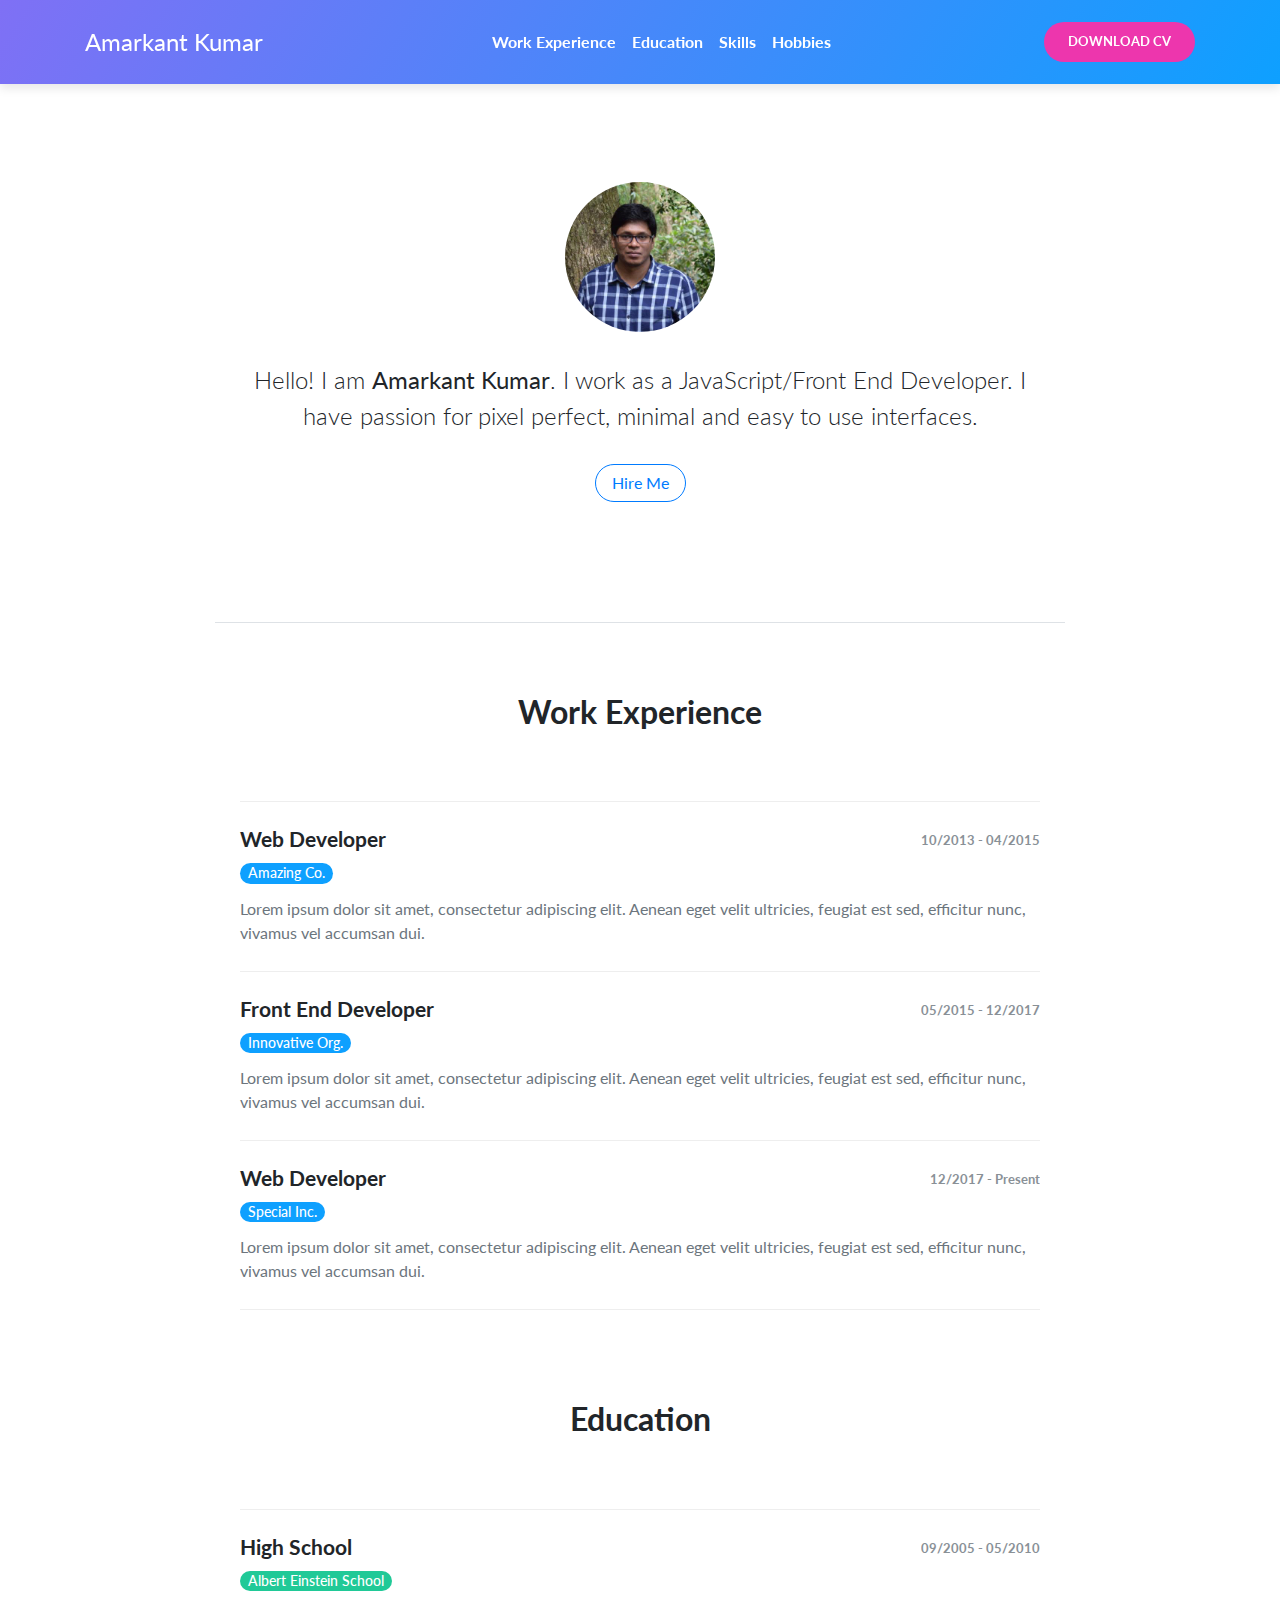
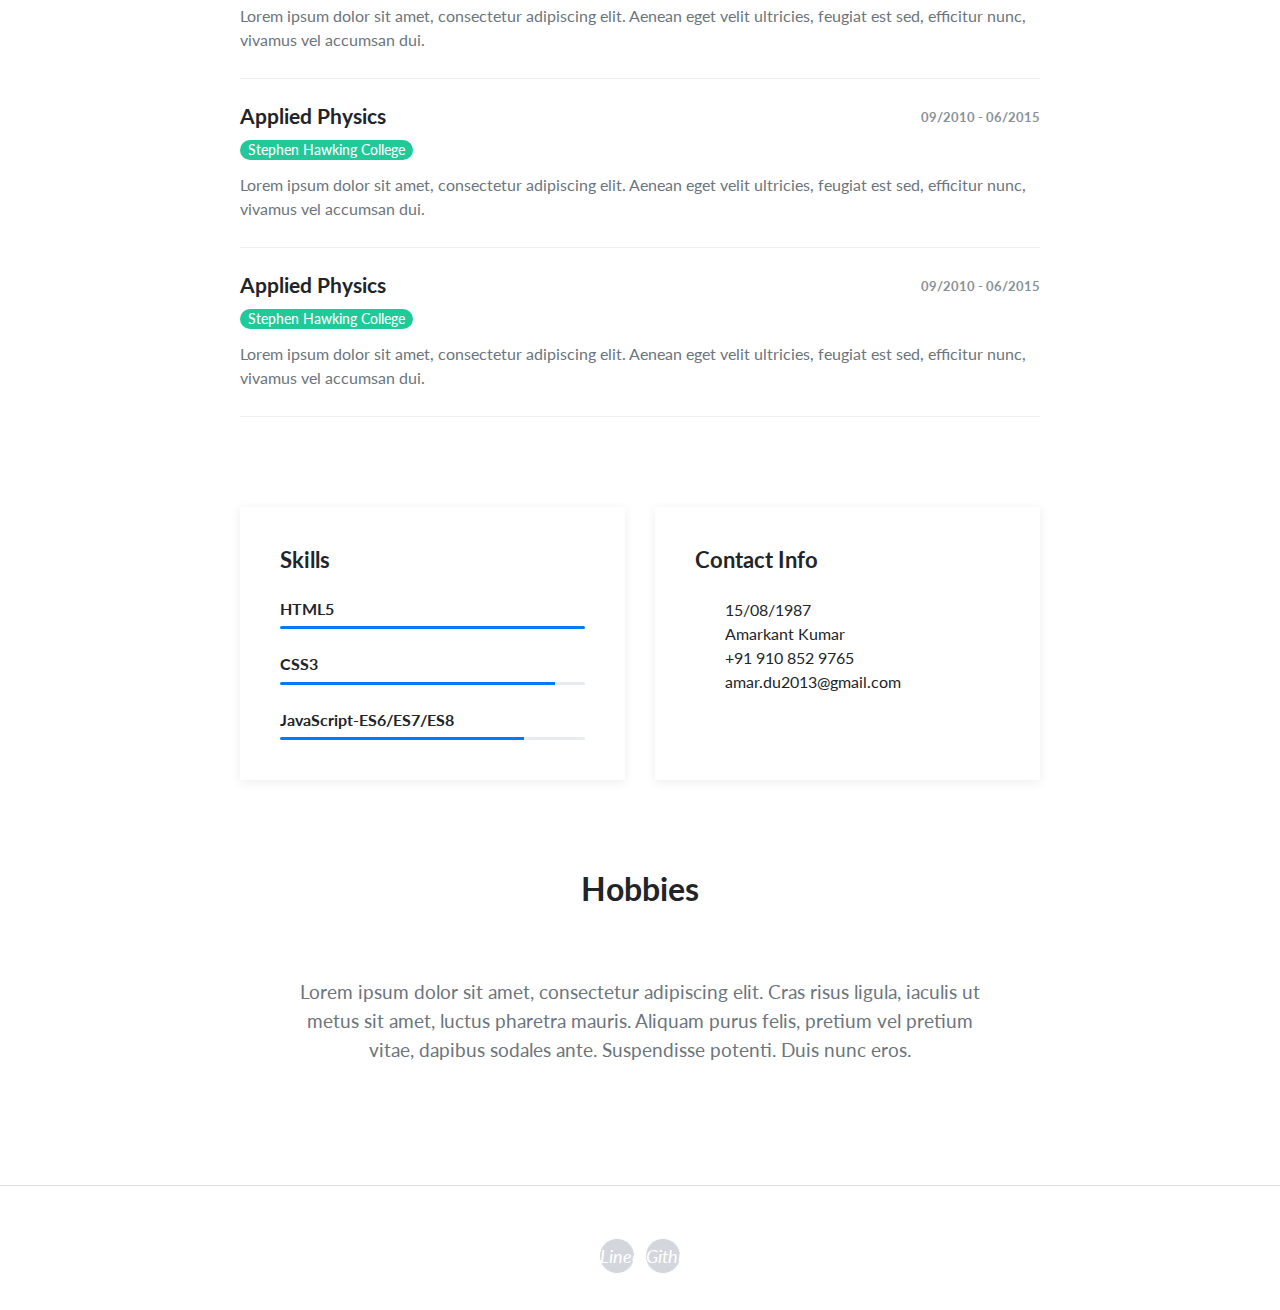
<file: index.html>
<!DOCTYPE html>
<html>
  <head>
    <meta charset="utf-8">
    <meta name="viewport" content="width=device-width, initial-scale=1">
    <title>Amarkant Kumar's CV</title>
    <link rel="stylesheet" href="https://maxcdn.bootstrapcdn.com/bootstrap/4.0.0/css/bootstrap.min.css">
    <link rel="stylesheet" href="https://code.ionicframework.com/ionicons/2.0.1/css/ionicons.min.css">
    <link rel="stylesheet" href="normalize.css">
    <link rel="stylesheet" type="text/css" href="assets/css/style.css">
  </head>
  <body>
   <nav class="navbar fixed-top navbar-expand-lg navbar-dark page-navbar gradient">
      <div class="container">
        <a class="navbar-brand logo" href="#">Amarkant Kumar</a>
        <button class="navbar-toggler" type="button" data-toggle="collapse" data-target="#navbarNav" aria-controls="navbarNav" aria-expanded="false" aria-label="Toggle navigation">
          <span class="navbar-toggler-icon"></span>
        </button>
        <div class="collapse navbar-collapse" id="navbarNav">
            <ul class="navbar-nav mx-auto">
              <li class="nav-item item">
                <li class="nav-item item">
                  <a class="nav-link" href="#work-experience">Work Experience</a>
                </li>
                <li class="nav-item item">
                    <a class="nav-link" href="#education">Education</a>
                </li>
                <li class="nav-item item">
                  <a class="nav-link" href="#skills">Skills</a>
                </li>
                <li class="nav-item item">
                    <a class="nav-link" href="#hobbies">Hobbies</a>
                </li>
              </li>
            </ul>
          </div>
          <a href="assets/CV_Kumar_Amarkant.pdf" download="CV_Kumar_Amarkant.pdf" class="btn btn-danger download-template" role="button" aria-disabled="true">Download CV</a>
      </div>
    </nav>
    <main class="page cv-page">
      <section class="cv-block block-intro border-bottom">
        <div class="container">
          <div class="avatar">
            <img class="img-fluid rounded-circle" src="assets/img/avatar.jpg">
          </div>
          <p>Hello! I am <strong>Amarkant Kumar</strong>. I work as a JavaScript/Front End Developer. I have passion for pixel perfect, minimal and easy to use interfaces.</p>
          <a href="#" class="btn btn-outline-primary">Hire Me</a>
        </div>
      </section>
      <section class="cv-block info">
        <div class="container">
          <div class="work-experience group" id="work-experience">
            <h2 class="text-center">Work Experience</h2>
            <div class="item">
              <div class="row">
                <div class="col-md-6">
                  <h3>Web Developer</h3>
                  <h4 class="organization">Amazing Co.</h4>
                </div>
                <div class="col-md-6">
                  <time class="period">10/2013 - 04/2015</time>
                </div>
              </div>
              <p class="text-muted">Lorem ipsum dolor sit amet, consectetur adipiscing elit. Aenean eget velit ultricies, feugiat est sed, efficitur nunc, vivamus vel accumsan dui.</p>
            </div>
            <div class="item">
              <div class="row">
                <div class="col-md-6">
                  <h3>Front End Developer</h3>
                  <h4 class="organization">Innovative Org.</h4>
                </div>
                <div class="col-md-6">
                  <time class="period">05/2015 - 12/2017</time>
                </div>
              </div>
              <p class="text-muted">Lorem ipsum dolor sit amet, consectetur adipiscing elit. Aenean eget velit ultricies, feugiat est sed, efficitur nunc, vivamus vel accumsan dui.</p>
            </div>
            <div class="item">
              <div class="row">
                <div class="col-md-6">
                  <h3>Web Developer</h3>
                  <h4 class="organization">Special Inc.</h4>
                </div>
                <div class="col-md-6">
                  <time class="period">12/2017 - Present</time>
                </div>
              </div>
              <p class="text-muted">Lorem ipsum dolor sit amet, consectetur adipiscing elit. Aenean eget velit ultricies, feugiat est sed, efficitur nunc, vivamus vel accumsan dui.</p>
            </div>
          </div>
          <div class="education group" id="education">
            <h2 class="text-center">Education</h2>
            <div class="item">
              <div class="row">
                <div class="col-md-6">
                  <h3>High School</h3>
                  <h4 class="organization">Albert Einstein School</h4>
                </div>
                <div class="col-md-6">
                  <time class="period">09/2005 - 05/2010</time>
                </div>
              </div>
              <p class="text-muted">Lorem ipsum dolor sit amet, consectetur adipiscing elit. Aenean eget velit ultricies, feugiat est sed, efficitur nunc, vivamus vel accumsan dui.</p>
            </div>
            <div class="item">
              <div class="row">
                <div class="col-md-6">
                  <h3>Applied Physics</h3>
                  <h4 class="organization">Stephen Hawking College</h4>
                </div>
                <div class="col-md-6">
                  <time class="period">09/2010 - 06/2015</time>
                </div>
              </div>
              <p class="text-muted">Lorem ipsum dolor sit amet, consectetur adipiscing elit. Aenean eget velit ultricies, feugiat est sed, efficitur nunc, vivamus vel accumsan dui.</p>
            </div>
             <div class="item">
              <div class="row">
                <div class="col-md-6">
                  <h3>Applied Physics</h3>
                  <h4 class="organization">Stephen Hawking College</h4>
                </div>
                <div class="col-md-6">
                  <time class="period">09/2010 - 06/2015</time>
                </div>
              </div>
              <p class="text-muted">Lorem ipsum dolor sit amet, consectetur adipiscing elit. Aenean eget velit ultricies, feugiat est sed, efficitur nunc, vivamus vel accumsan dui.</p>
            </div>
          </div>
          <div class="group" id="skills">
            <div class="row">
              <div class="col-md-6">
                <div class="skills info-card">
                  <h2>Skills</h2>
                  <h3>HTML5</h3>
                  <div class="progress">
                    <div class="progress-bar" role="progressbar" aria-valuenow="70"
                    aria-valuemin="0" aria-valuemax="100" style="width:100%">
                    </div>
                  </div>
                  <h3>CSS3</h3>
                  <div class="progress">
                    <div class="progress-bar" role="progressbar" aria-valuenow="70"
                    aria-valuemin="0" aria-valuemax="100" style="width:90%">
                    </div>
                  </div>
                  <h3>JavaScript-ES6/ES7/ES8</h3>
                  <div class="progress">
                    <div class="progress-bar" role="progressbar" aria-valuenow="70"
                    aria-valuemin="0" aria-valuemax="100" style="width:80%">
                    </div>
                  </div>
                </div>
              </div>
              <div class="col-md-6">
                <div class="contact-info info-card">
                  <h2>Contact Info</h2>
                  <div class="row">
                    <div class="col-1">
                      <i class="ion-android-calendar icon"></i>
                    </div>
                    <div class="col-9">
                      <span>15/08/1987</span>
                    </div>
                  </div>
                  <div class="row">
                    <div class="col-1">
                        <i class="ion-person icon"></i>
                    </div>
                    <div class="col-9">
                      <span>Amarkant Kumar</span>
                    </div>
                  </div>
                  <div class="row">
                    <div class="col-1">
                      <i class="ion-ios-telephone icon"></i>
                    </div>
                    <div class="col-9">
                      <span>+91 910 852 9765</span>
                    </div>
                  </div>
                  <div class="row">
                    <div class="col-1">
                      <i class="ion-at icon"></i>
                    </div>
                    <div class="col-9">
                      <span>amar.du2013@gmail.com</span>
                    </div>
                  </div>
                </div>
              </div>
            </div>
          </div>
          <div class="hobbies group" id="hobbies">
            <h2 class="text-center">Hobbies</h2>
            <p class="text-center text-muted">Lorem ipsum dolor sit amet, consectetur adipiscing elit. Cras risus ligula, iaculis ut metus sit amet, luctus pharetra mauris. Aliquam purus felis, pretium vel pretium vitae, dapibus sodales ante. Suspendisse potenti. Duis nunc eros.</p>
          </div>
        </div>
      </section>
      <footer class="page-footer">
        <div class="container">
          <div class="social-icons">
            <a href="https://www.linkedin.com/in/amarkant-kumar/"><i class="ion-social-linkedin">LinedIn</i></a>
            <a href="https://github.com/amarkantku"><i class="ion-social-github">Github</i></a>
          </div>
        </div>
      </footer>
    </main>
  </body>
  <script src="https://code.jquery.com/jquery-3.2.1.min.js"></script>
  <script src="https://maxcdn.bootstrapcdn.com/bootstrap/4.0.0/js/bootstrap.min.js"></script>
  <script src="assets/js/script.js"></script>
</html>
</file>
<file: assets/css/style.css>
@import url("https://fonts.googleapis.com/css?family=Lato:300,400");

body{
     font-family: 'Lato', sans-serif;
}

.page-navbar.navbar{
    box-shadow: 0 4px 10px rgba(0, 0, 0, 0.1);
}

.page-navbar .navbar-nav .nav-item a{
    font-weight: bold;
}

.page-navbar.navbar-dark .navbar-nav .nav-link {
    color: #fff;
}

.page-navbar .logo{
    font-size: 1.5rem;
}

.page-navbar.fixed-top + .page{
    padding-top: 62px;
}

.download-template{
    color: #fff;
    background-color: #ed36ad;
    border: none;
    font-weight: bold;
    text-transform: uppercase;
    font-size: 13px;
    padding: 10px 24px;
    border-radius: 40px;
}

.download-template:hover{
    background-color: #fb5ec4;
}

.gradient{
    background: linear-gradient(120deg, #7f70f5, #0ea0ff);
    color: #fff !important;
}

.cv-block{
    padding-bottom: 60px;
    padding-top: 60px;
}

.cv-block.block-intro{
    text-align: center;
    max-width: 850px;
    margin: auto;
}

.cv-block.block-intro .about-me{
    max-width: 800px;
    margin: auto;
}

.cv-block.block-intro p{
    font-size: 1.5em;
    font-weight: 300;
    margin-bottom: 30px;
}

.cv-block.block-intro .btn {
  padding: 0.375rem 1rem;
  border-radius: 2em;
 }

.cv-block.block-intro .avatar{
    width: 150px;
    height: 150px;
    background-size: cover;
    background-repeat: no-repeat;
    margin: auto;
    border-radius: 100px;
    margin-bottom: 30px;
}

.cv-block.info{
    padding-top: 70px;
}

.cv-block.info h2{
    font-weight: bold;
    margin-bottom: 70px;
}

.cv-block.info h3{
    font-size: 1.3rem;
}

.cv-block.info .group{
    max-width: 800px;
    margin: auto;
}

.cv-block.info .group:not(:first-child){
    margin-top: 90px;
}

.cv-block.info .group .period{
    font-size: 0.8rem;
    float: none;
    font-weight: bold;
    margin-top: 4px;
    color: #6c757d;
    opacity: 0.8;
}

.cv-block.info .group .organization{
    font-size: 0.85em;
    background-color: #0ea0ff;
    display: inline-block;
    color: #fff;
    padding: 2px 8px;
    border-radius: 2em;
}

.cv-block.info .education.group .organization{
    background-color: #20c997; 
}

.cv-block.info .group .item{
    padding-bottom: 10px;
    margin-bottom: 25px;
    border-bottom: 1px solid #eee;
}

.cv-block.info .group h2 + .item{
    padding-top:25px;
    border-top: 1px solid #eee;
}

.cv-block.info .group .item .row{
    margin-bottom: 5px;
}

.cv-block.info .work-experience h3,
.cv-block.info .education h3{
    font-weight: bold;
}

.cv-block .info-card{
    padding: 40px;
    box-shadow: 0px 2px 10px rgba(0, 0, 0, 0.075);
    height: 100%;
}

.cv-block .info-card h2{
    margin-top: 0;
    margin-bottom: 24px !important;
    font-size: 1.4rem;
}

.cv-block .info-card.skills h3{
    margin-top: 25px;
    font-size: 1rem;
    font-weight: bold;
}

.cv-block .info-card.skills .progress{
    height: 3px;
}

.cv-block .info-card.contact-info .icon{
    font-size: 1.3em;
    color: #c9c9c9;
    position: relative;
    bottom: 4px;
}

.cv-block.info .hobbies p{
    max-width: 700px;
    margin: auto;
    font-size: 1.2em;
}

.page-footer{
    padding-top: 32px;
    border-top: 1px solid #ddd;
    text-align: center;
    padding-bottom: 20px;
}

.page-footer a{
    display: inline-block;
    margin: 0px 10px;
    color: #282b2d;
    font-size: 18px;
}

.page-footer .links{
    display: inline-block;
}

.page-footer .social-icons{
    margin-top: 20px;
    margin-bottom: 16px;
}

.page-footer .social-icons a{
    font-size: 18px;
    margin: 0 3px;
    color: #ffffff;
    border: 1px solid;
    opacity: 0.75;
    border-radius: 50%;
    width: 36px;
    display: inline-block;
    height: 36px;
    text-align: center;
    background-color: #c5c9d2;
    line-height: 34px;
}

.page-footer .social-icons a:hover{
    opacity: 1;
}

@media (min-width: 768px) {

    .cv-block {
        padding-bottom: 120px;
        padding-top: 120px; 
    }

    .cv-block.info .group .period {
        float: right; 
    }
}

@media (min-width: 576px){
    .navbar {
        padding-top: 1.2rem;
        padding-bottom:1.2rem;
    }

    .portfolio-navbar.fixed-top + .page{
        padding-top: 6rem;
    }
}
</file>
